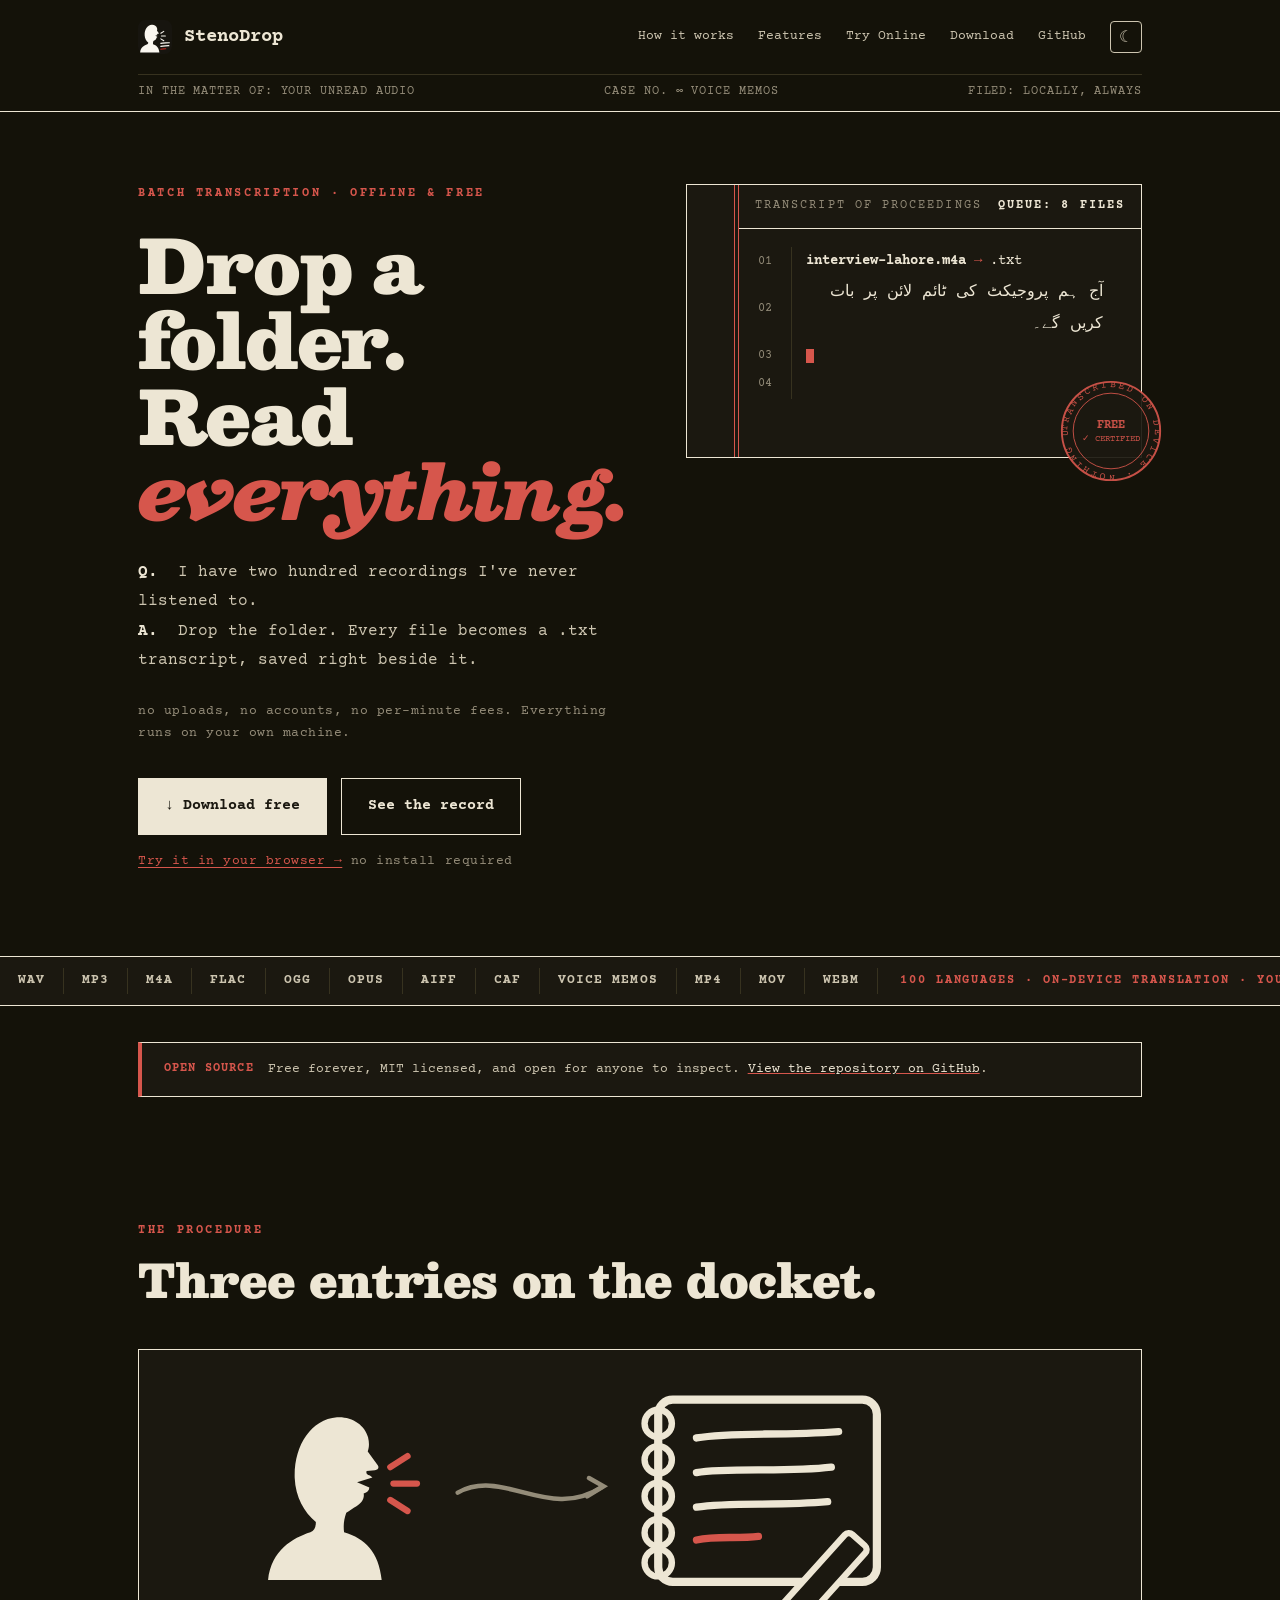
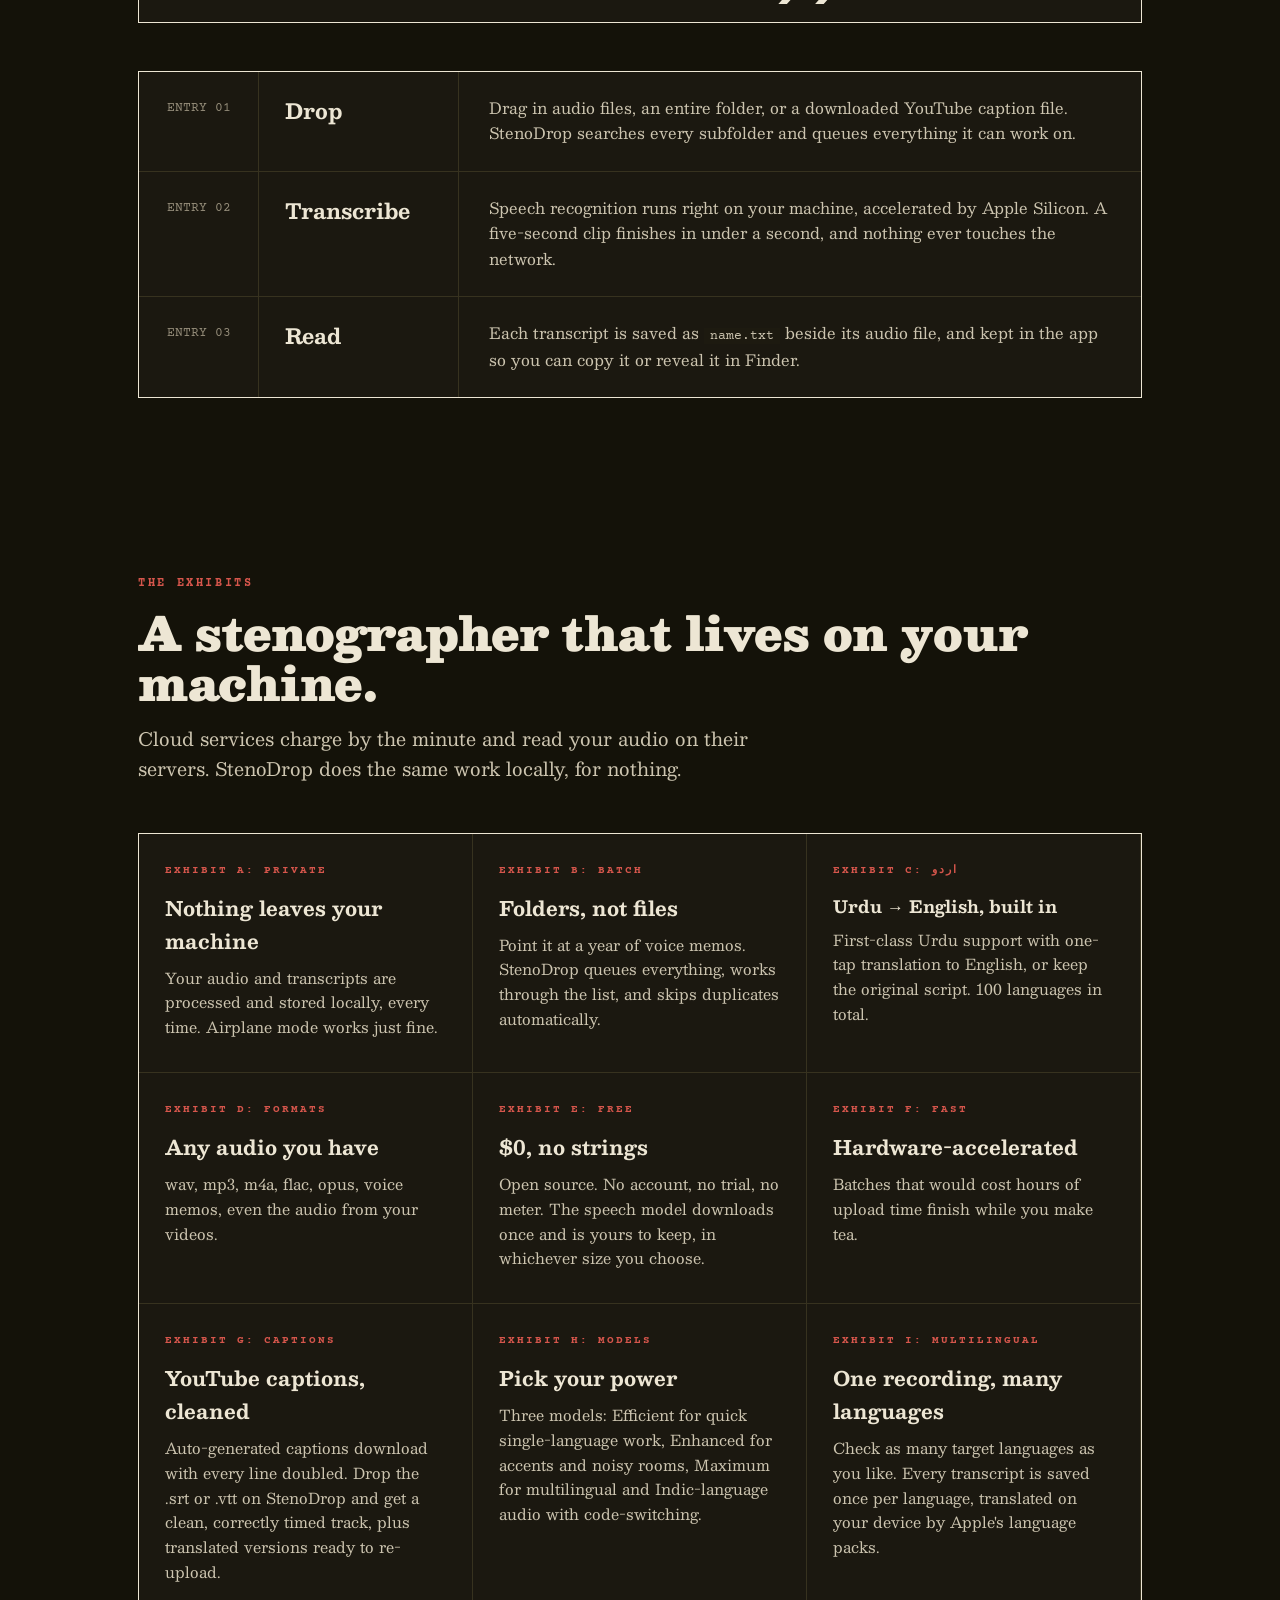
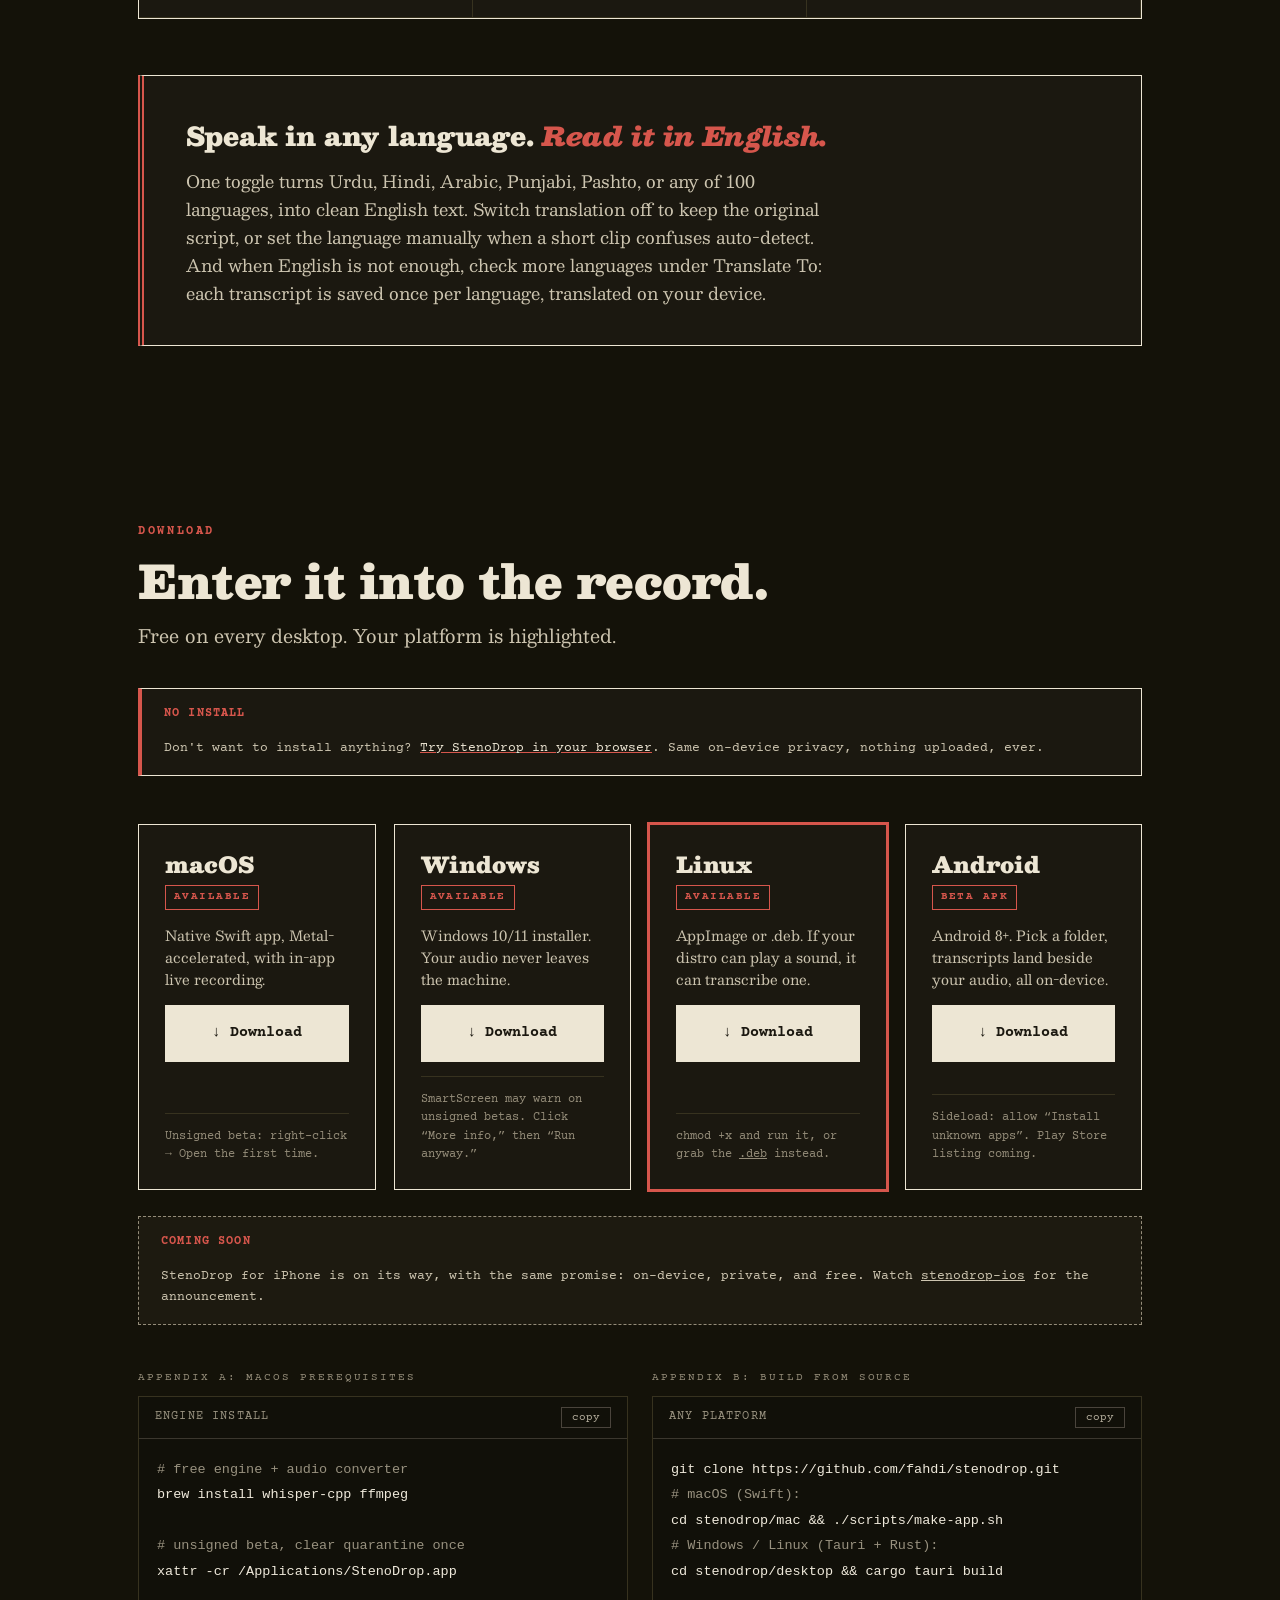
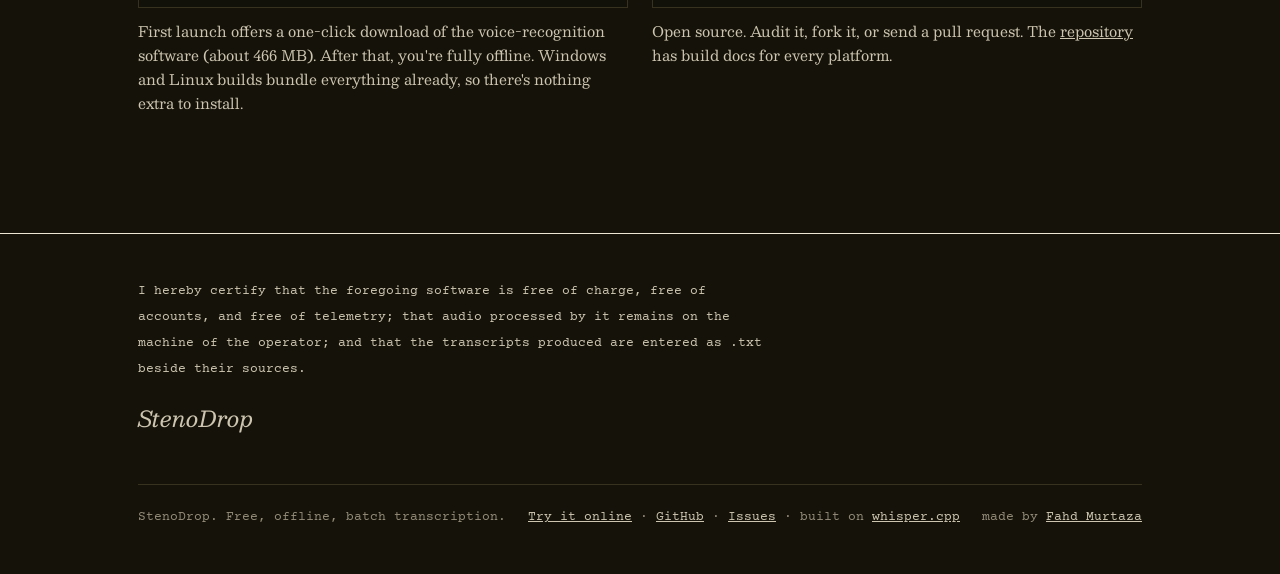
<file: docs/index.html>
<!DOCTYPE html>
<html lang="en">
<head>
<meta charset="UTF-8">
<meta name="viewport" content="width=device-width, initial-scale=1.0, maximum-scale=1.0, user-scalable=no">
<title>StenoDrop: Free Offline Audio Transcription for Mac, Windows, Linux and Android</title>
<meta name="description" content="Drop a folder of audio files on StenoDrop and get a .txt transcript next to every one. Clean and translate downloaded YouTube captions too. Free, offline, and private. Works in 100 languages, with instant Urdu to English translation. Available for Mac, Windows, Linux, and Android.">
<meta property="og:title" content="StenoDrop: drop a folder, read everything">
<meta property="og:description" content="Free offline batch audio transcription and YouTube caption cleanup. 100 languages, nothing leaves your device. Mac, Windows, Linux, and Android.">
<meta property="og:type" content="website">
<meta property="og:url" content="https://fahdi.github.io/stenodrop/">
<meta property="og:image" content="https://fahdi.github.io/stenodrop/og.png">
<meta property="og:image:width" content="1200">
<meta property="og:image:height" content="630">
<meta name="twitter:card" content="summary_large_image">
<meta name="twitter:title" content="StenoDrop: drop a folder, read everything">
<meta name="twitter:description" content="Free offline batch audio transcription. 100 languages, Urdu to English translation built in. Mac, Windows, Linux, and Android.">
<meta name="twitter:image" content="https://fahdi.github.io/stenodrop/og.png">
<link rel="icon" href="favicon.svg" type="image/svg+xml">
<script type="application/ld+json">
{
  "@context": "https://schema.org",
  "@type": "SoftwareApplication",
  "name": "StenoDrop",
  "operatingSystem": "macOS 14+, Windows 10+, Linux, Android 8+",
  "applicationCategory": "UtilitiesApplication",
  "offers": { "@type": "Offer", "price": "0", "priceCurrency": "USD" },
  "description": "Free offline batch audio transcription app. Drag and drop audio files or folders; transcripts are saved as .txt next to each file. Cleans and translates downloaded YouTube caption files. Runs entirely on-device, supports 100 languages including Urdu with translation to English.",
  "url": "https://fahdi.github.io/stenodrop/",
  "downloadUrl": "https://github.com/fahdi/stenodrop/releases/latest"
}
</script>
<meta name="theme-color" content="#FAF7F0">
<script>
// Theme before first paint: manual choice wins, else day/night by local clock.
(function(){
  var saved=null;try{saved=localStorage.getItem('sd-theme')}catch(e){}
  var h=new Date().getHours();
  var auto=(h>=7&&h<19)?'light':'dark';
  document.documentElement.dataset.theme=saved||auto;
})();
</script>
<link rel="preconnect" href="https://fonts.googleapis.com">
<link rel="preconnect" href="https://fonts.gstatic.com" crossorigin>
<link href="https://fonts.googleapis.com/css2?family=Besley:ital,wght@0,400;0,700;0,900;1,400;1,900&family=Courier+Prime:ital,wght@0,400;0,700;1,400&display=swap" rel="stylesheet">
<style>
:root{
  --paper:#FAF7F0;
  --paper-2:#F3EEE2;
  --sheet:#FFFEFA;
  --ink:#17150F;
  --ink-2:#3B372E;
  --dim:#6E675C;
  --rule:#DCD5C8;
  --red:#B3261E;
  --red-2:#8C1B15;
  --mono:'Courier Prime',ui-monospace,monospace;
  --slab:'Besley',Georgia,serif;
}
/* chambers at night */
:root[data-theme="dark"]{
  --paper:#141209;
  --paper-2:#1D1A10;
  --sheet:#1B1810;
  --ink:#EDE6D4;
  --ink-2:#CDC5B0;
  --dim:#948C79;
  --rule:#37321F;
  --red:#D6564C;
  --red-2:#E4756C;
}
*{margin:0;padding:0;box-sizing:border-box}
html{scroll-behavior:smooth;overflow-x:hidden;touch-action:pan-x pan-y}
body{background:var(--paper);color:var(--ink);font-family:var(--slab);font-size:17px;line-height:1.65;overflow-x:clip;touch-action:pan-x pan-y;overflow-wrap:break-word}
a{color:inherit}
::selection{background:var(--red);color:var(--sheet)}
.wrap{max-width:1060px;margin:0 auto;padding:0 28px}

/* ---------- header ---------- */
header{border-bottom:1px solid var(--ink)}
.head-in{display:flex;align-items:center;justify-content:space-between;padding-top:20px;padding-bottom:20px}
.brand{display:flex;align-items:center;gap:12px;font-family:var(--mono);font-weight:700;font-size:19px;text-decoration:none}
.brand svg{width:34px;height:34px}
.nav{display:flex;align-items:center;gap:24px;font-family:var(--mono);font-size:13px;flex-wrap:wrap}
.nav a{text-decoration:none;color:var(--ink-2);padding:6px 0;min-height:32px;display:inline-flex;align-items:center}
.nav a:hover{color:var(--red);text-decoration:underline;text-underline-offset:4px}
.theme-btn{
  cursor:pointer;background:none;border:1px solid var(--ink-2);color:var(--ink-2);
  font-size:16px;line-height:1;
  width:32px;height:32px;padding:0;display:inline-flex;align-items:center;justify-content:center;
  border-radius:4px;flex:none;
}
.theme-btn:hover{border-color:var(--red);color:var(--red)}
@media(max-width:720px){
  .head-in{flex-direction:column;align-items:flex-start;gap:12px}
  .nav{gap:14px 18px;font-size:12.5px;row-gap:10px}
}
.case-line{
  border-top:1px solid var(--rule);font-family:var(--mono);font-size:11.5px;color:var(--dim);
  letter-spacing:.08em;padding:8px 0 9px;display:flex;justify-content:space-between;gap:12px;flex-wrap:wrap;
}

/* ---------- pleading paper base ---------- */
.pleading{position:relative;background:var(--sheet);border:1px solid var(--ink);}
.pleading .gutter{
  position:absolute;top:0;bottom:0;left:0;width:52px;
  border-right:1px solid var(--red);
  font-family:var(--mono);font-size:11px;color:var(--dim);
  display:flex;flex-direction:column;justify-content:space-between;
  padding:18px 0;text-align:center;user-select:none;
}
.pleading .gutter::after{
  content:"";position:absolute;top:0;bottom:0;right:3px;width:1px;background:var(--red);
}
.pleading .sheet{padding:34px 40px 40px 84px}
@media(max-width:660px){.pleading .gutter{width:34px}.pleading .sheet{padding:26px 22px 30px 56px}}

/* ---------- hero ---------- */
.hero{padding-top:72px;padding-bottom:84px}
.hero-grid{display:grid;grid-template-columns:1.05fr .95fr;gap:44px;align-items:start}
.hero-grid>*{min-width:0}
@media(max-width:900px){.hero-grid{grid-template-columns:1fr}}
.kicker{font-family:var(--mono);font-size:12px;letter-spacing:.22em;text-transform:uppercase;color:var(--red);font-weight:700;margin-bottom:22px}
h1{font-weight:900;font-size:clamp(44px,6.4vw,74px);line-height:1.02;letter-spacing:-.015em;overflow-wrap:break-word}
h1 em{font-style:italic;color:var(--red)}
.qa{font-family:var(--mono);font-size:15.5px;margin-top:30px;color:var(--ink-2);line-height:1.9}
.qa b{font-weight:700;color:var(--ink)}
.meta-line{font-family:var(--mono);font-size:13px;color:var(--dim);margin:26px 0 34px;letter-spacing:.04em}
.cta-row{display:flex;flex-wrap:wrap;gap:14px;align-items:center}
.btn{
  font-family:var(--mono);font-weight:700;font-size:15px;text-decoration:none;
  padding:15px 26px;border:1.5px solid var(--ink);display:inline-flex;align-items:center;gap:10px;
  transition:background .15s ease,color .15s ease;
}
.btn-primary{background:var(--ink);color:var(--sheet)}
.btn-primary:hover{background:var(--red);border-color:var(--red)}
.btn-ghost{background:transparent}
.btn-ghost:hover{background:var(--paper-2)}

/* transcript exhibit card */
.exhibit{position:relative}
.exhibit-title{
  font-family:var(--mono);font-size:11.5px;letter-spacing:.18em;text-transform:uppercase;color:var(--dim);
  border-bottom:1px solid var(--ink);padding:12px 16px;display:flex;justify-content:space-between;gap:10px;
}
.exhibit-title b{color:var(--ink)}
.t-lines{font-family:var(--mono);font-size:14px;line-height:2.05;padding:18px 20px 58px 0;counter-reset:tl}
.t-line{display:flex;gap:14px}
.t-line::before{
  counter-increment:tl;content:counter(tl,decimal-leading-zero);
  min-width:52px;text-align:center;color:var(--dim);font-size:11.5px;
  border-right:1px solid var(--rule);align-self:stretch;display:flex;align-items:center;justify-content:center;
}
.t-body{padding-right:18px;min-height:2.05em;flex:1}
.t-file b{font-weight:700}
.t-file .to{color:var(--red)}
.t-ur{direction:rtl;text-align:right;font-size:16px}
.t-dim{color:var(--dim)}
.caret{display:inline-block;width:8px;height:1.05em;background:var(--red);vertical-align:text-bottom;animation:blink 1s steps(1) infinite}
@keyframes blink{50%{opacity:0}}
/* certification seal */
.seal{position:absolute;right:-22px;bottom:-26px;width:104px;height:104px;color:var(--red);opacity:.92}
.seal svg{width:100%;height:100%}
@media(max-width:900px){.seal{right:-8px}}

/* ---------- format index ribbon ---------- */
.formats{border-top:1px solid var(--ink);border-bottom:1px solid var(--ink);background:var(--sheet);overflow:hidden;padding:11px 0}
.f-track{display:flex;align-items:center;width:max-content;animation:crawl 80s linear infinite}
.formats:hover .f-track{animation-play-state:paused}
.f-set{display:flex;align-items:center}
.f-item{font-family:var(--mono);font-size:13px;font-weight:700;letter-spacing:.08em;color:var(--ink-2);padding:2px 18px;border-right:1px solid var(--rule);white-space:nowrap}
.f-note{font-family:var(--mono);font-size:12px;letter-spacing:.16em;text-transform:uppercase;color:var(--red);padding:0 22px;font-weight:700;white-space:nowrap}
@keyframes crawl{to{transform:translateX(-50%)}}

/* ---------- sections ---------- */
section{padding:88px 0}
.sec-label{font-family:var(--mono);font-size:12px;letter-spacing:.22em;text-transform:uppercase;color:var(--red);font-weight:700;margin-bottom:14px}
h2{font-weight:900;font-size:clamp(30px,4.2vw,46px);letter-spacing:-.01em;line-height:1.08;margin-bottom:16px}
.lede{color:var(--ink-2);max-width:56ch;font-size:18.5px}

/* illustrated story banner */
.story{margin:44px 0 6px;border:1px solid var(--ink);background:var(--sheet);padding:26px 30px 18px}
.story svg{display:block;width:100%;height:auto;max-width:820px;margin:0 auto}

/* docket steps */
.docket{margin-top:48px;border:1px solid var(--ink);background:var(--sheet)}
.d-row{display:grid;grid-template-columns:120px 200px 1fr;border-bottom:1px solid var(--rule)}
.d-row:last-child{border-bottom:none}
.d-no{font-family:var(--mono);font-size:13px;color:var(--dim);padding:26px 0;text-align:center;border-right:1px solid var(--rule);min-width:0}
.d-act{font-family:var(--slab);font-weight:700;font-size:21px;padding:22px 26px;border-right:1px solid var(--rule);min-width:0}
.d-desc{padding:24px 30px;color:var(--ink-2);font-size:15.5px;min-width:0}
.d-desc code{font-family:var(--mono);font-size:13px;background:var(--paper-2);padding:1px 6px}
@media(max-width:760px){.d-row{grid-template-columns:64px 1fr}.d-desc{grid-column:1/3;border-top:1px dashed var(--rule)}}

/* exhibits (features) */
.exhibits{display:grid;grid-template-columns:repeat(3,1fr);gap:0;margin-top:48px;border:1px solid var(--ink);background:var(--sheet)}
@media(max-width:880px){.exhibits{grid-template-columns:repeat(2,1fr)}}
@media(max-width:600px){.exhibits{grid-template-columns:1fr}}
.ex{padding:28px 26px 32px;border-right:1px solid var(--rule);border-bottom:1px solid var(--rule);min-width:0}
.ex-tag{font-family:var(--mono);font-size:11px;letter-spacing:.18em;color:var(--red);font-weight:700;margin-bottom:12px;text-transform:uppercase}
.ex h3{font-size:20px;font-weight:700;margin-bottom:8px}
.ex p{font-size:15px;color:var(--ink-2)}
.ex .ur{font-size:17px}

/* languages statement */
.statement{margin-top:56px;border:1px solid var(--ink);border-left:6px double var(--red);background:var(--sheet);padding:38px 42px}
.statement h3{font-size:26px;font-weight:900;margin-bottom:10px}
.statement h3 em{font-style:italic;color:var(--red)}
.statement p{color:var(--ink-2);max-width:64ch}

/* ---------- download ---------- */
.dl-cards{display:grid;grid-template-columns:repeat(4,1fr);gap:18px;margin-top:48px}
@media(max-width:1020px){.dl-cards{grid-template-columns:repeat(2,1fr)}}
@media(max-width:640px){.dl-cards{grid-template-columns:1fr}}
.dl{border:1.5px solid var(--ink);background:var(--sheet);padding:26px 26px 24px;display:flex;flex-direction:column;gap:14px;min-height:100%;min-width:0}
.dl.detected{outline:3px solid var(--red);outline-offset:-1.5px}
.dl-os{display:flex;flex-direction:column;align-items:flex-start;gap:8px;min-height:60px}
.dl-os h3{font-size:22px;font-weight:900;line-height:1.15}
.dl-badge{font-family:var(--mono);font-size:10.5px;letter-spacing:.14em;text-transform:uppercase;border:1px solid var(--dim);color:var(--dim);padding:3px 8px;white-space:nowrap}
.dl-badge.live{border-color:var(--red);color:var(--red);font-weight:700}
.dl p{font-size:14px;line-height:1.55;color:var(--ink-2);height:66px;overflow:hidden}
.dl .btn{justify-content:center;white-space:nowrap}
.dl-note{font-family:var(--mono);font-size:11.5px;line-height:1.6;color:var(--dim);margin-top:auto;padding-top:14px;border-top:1px solid var(--rule)}
.dl-soon{margin-top:26px;border:1px dashed var(--dim);padding:16px 22px;display:flex;gap:14px;align-items:center;flex-wrap:wrap;font-family:var(--mono);font-size:13px;color:var(--ink-2);background:var(--paper-2)}
.dl-soon b{color:var(--red);letter-spacing:.1em;text-transform:uppercase;font-size:11.5px}

.gh-banner{
  display:flex;gap:14px;align-items:center;flex-wrap:wrap;
  border:1px solid var(--ink);border-left:4px solid var(--red);
  padding:16px 22px;margin:36px 0;background:var(--sheet);
  font-family:var(--mono);font-size:13px;color:var(--ink-2);text-decoration:none;
  transition:background .15s ease;
}
.gh-banner:hover{background:var(--paper-2)}
.gh-banner b{color:var(--red);letter-spacing:.1em;text-transform:uppercase;font-size:11.5px}
.gh-banner u{color:var(--ink);text-decoration-color:var(--red)}

/* appendix terminals */
.install-grid{display:grid;grid-template-columns:1fr 1fr;gap:24px;margin-top:44px}
.install-grid>div{min-width:0}
@media(max-width:820px){.install-grid{grid-template-columns:1fr}}
.appendix-label{font-family:var(--mono);font-size:11px;letter-spacing:.18em;text-transform:uppercase;color:var(--dim);margin-bottom:8px}
.term{background:#111009;font-family:var(--mono);font-size:13.5px;color:#EFE9DB;border:1px solid #111009}
:root[data-theme="dark"] .term{border-color:var(--rule)}
.term-head{border-bottom:1px solid #3B372E;padding:10px 16px;font-size:11.5px;color:#98917F;display:flex;justify-content:space-between;align-items:center;letter-spacing:.1em;text-transform:uppercase}
.term-copy{cursor:pointer;background:none;border:1px solid #4A443C;color:#B5AE9D;font-family:var(--mono);font-size:11px;padding:3px 10px}
.term-copy:hover{color:var(--sheet);border-color:var(--sheet)}
.term pre{padding:18px 18px 22px;line-height:1.9;overflow-x:auto}
.term .c{color:#98917F}
.term .r{color:#E0A73F}
.install-note{font-size:14.5px;color:var(--ink-2);margin-top:12px}
.install-note code{font-family:var(--mono);font-size:13px;background:var(--paper-2);padding:1px 6px}

/* footer certification */
footer{border-top:1px solid var(--ink);margin-top:30px}
.cert{padding:44px 0 18px;max-width:640px}
.cert p{font-family:var(--mono);font-size:13px;color:var(--ink-2);line-height:2}
.cert .sig{font-family:var(--slab);font-style:italic;font-size:22px;margin-top:14px}
.foot{display:flex;flex-wrap:wrap;justify-content:space-between;gap:16px;font-family:var(--mono);font-size:12.5px;color:var(--dim);padding:22px 0 46px;border-top:1px solid var(--rule);margin-top:26px}
.foot a{color:var(--ink-2)}
.foot a:hover{color:var(--red)}

/* ---------- mobile polish ---------- */
@media(max-width:660px){
  .hero{padding-top:48px;padding-bottom:60px}
  section{padding:60px 0}
  .statement{padding:26px 22px;border-left-width:4px}
  .seal{width:86px;height:86px;right:0;bottom:-18px}
  .case-line span:nth-child(2){display:none}
  .d-act{font-size:18px;padding:18px 18px}
  .d-desc{padding:18px 20px}
  .qa{font-size:14.5px}
  .cert{padding-top:34px}
}
@media(max-width:520px){
  .cta-row{flex-direction:column;align-items:stretch}
  .btn{justify-content:center}
  .exhibit-title{flex-direction:column;gap:2px}
  .seal{width:72px;height:72px;bottom:-14px}
}

/* reveals */
.rv{opacity:0;transform:translateY(16px);transition:opacity .55s ease,transform .55s ease}
.rv.in{opacity:1;transform:none}
@media(prefers-reduced-motion:reduce){
  .rv{opacity:1;transform:none;transition:none}
  .f-track{animation:none;width:auto;flex-wrap:wrap}
  .f-set:nth-child(2){display:none}
  .caret{animation:none}
}
</style>
</head>
<body>

<header>
  <div class="wrap head-in">
    <a class="brand" href="#">
      <svg viewBox="0 0 128 128" aria-hidden="true"><rect width="128" height="128" rx="28" fill="#17150F"/><path fill="#FAF7F0" d="M8 122 C10 103 24 95 35 91.5 C37.5 90.6 38.5 88.5 38.5 85 C31 79 25.5 69 25 57 C24.3 37 35 19.5 52 18.2 C61.5 17.6 69.8 23.2 71.8 31 C72.7 34.6 72.5 37.6 71.6 40 L78 48.8 C79 50.4 78.2 51.8 76.2 52 L70.9 52.5 C70.4 54 71 54.8 73 55.4 L74.6 56.6 L64.8 59.6 L72.6 63 C72.6 64.9 71.3 66.2 69 66.8 C69.6 69.8 68 72.9 64.4 74.9 C62.2 76.1 60 77.8 57.9 79.1 C56.3 83.6 56 87.6 56.5 91.5 C70 95.5 78.6 104 80.5 122 Z"/><g stroke="#FAF7F0" stroke-width="4" stroke-linecap="round" fill="none"><path d="M86 50 L97 43"/><path d="M88 60.5 L103 60.5"/><path d="M86 71 L97 78"/></g><g stroke-linecap="round" fill="none"><path d="M86 88 C94 85.8 104 86.6 118 85.6" stroke="#FAF7F0" stroke-width="4.6"/><path d="M86 99 C96 96.8 106 98 116 96.8" stroke="#FAF7F0" stroke-width="4.6"/><path d="M86 110 C92 108.2 98 109.2 104 108.2" stroke="#B3261E" stroke-width="4.6"/></g></svg>
      StenoDrop
    </a>
    <nav class="nav">
      <a href="#how">How it works</a>
      <a href="#features">Features</a>
      <a class="nav-key" href="app/index.html">Try Online</a>
      <a class="nav-key" href="#download">Download</a>
      <a class="nav-key" href="https://github.com/fahdi/stenodrop">GitHub</a>
      <button class="theme-btn" id="theme-btn" aria-live="polite"></button>
    </nav>
  </div>
  <div class="wrap"><div class="case-line">
    <span>IN THE MATTER OF: YOUR UNREAD AUDIO</span>
    <span>CASE NO. ∞ VOICE MEMOS</span>
    <span>FILED: LOCALLY, ALWAYS</span>
  </div></div>
</header>

<div class="wrap hero">
  <div class="hero-grid">
    <div>
      <div class="kicker rv in">Batch transcription · offline &amp; free</div>
      <h1 class="rv in">Drop a folder.<br>Read <em>everything.</em></h1>
      <div class="qa rv in">
        <p><b>Q.</b>&nbsp; I have two hundred recordings I've never listened to.</p>
        <p><b>A.</b>&nbsp; Drop the folder. Every file becomes a .txt transcript, saved right beside it.</p>
      </div>
      <p class="meta-line rv in">no uploads, no accounts, no per-minute fees. Everything runs on your own machine.</p>
      <div class="cta-row rv in">
        <a class="btn btn-primary" href="#download">↓ Download free</a>
        <a class="btn btn-ghost" href="#how">See the record</a>
      </div>
      <p class="meta-line rv in" style="margin:16px 0 0"><a href="app/index.html" style="color:var(--red);text-decoration:underline;text-underline-offset:3px">Try it in your browser →</a> no install required</p>
    </div>
    <div class="pleading exhibit rv in">
      <div class="gutter" aria-hidden="true"></div>
      <div style="padding-left:52px">
        <div class="exhibit-title"><span>Transcript of proceedings</span><b>QUEUE: 8 FILES</b></div>
        <div class="t-lines">
          <div class="t-line"><div class="t-body t-file"><b>interview-lahore.m4a</b> <span class="to">→</span> .txt</div></div>
          <div class="t-line"><div class="t-body t-ur" id="line-ur"></div></div>
          <div class="t-line"><div class="t-body" id="line-en"></div></div>
          <div class="t-line"><div class="t-body t-dim" id="line-stat"></div></div>
        </div>
      </div>
      <div class="seal" aria-hidden="true">
        <svg viewBox="0 0 110 110">
          <circle cx="55" cy="55" r="52" fill="var(--sheet)" stroke="currentColor" stroke-width="2"/>
          <circle cx="55" cy="55" r="40" fill="none" stroke="currentColor" stroke-width="1"/>
          <path id="sealArc" d="M55,55 m-46,0 a46,46 0 1,1 92,0 a46,46 0 1,1 -92,0" fill="none"/>
          <text font-family="Courier Prime,monospace" font-size="10.5" letter-spacing="2.5" fill="currentColor">
            <textPath href="#sealArc">TRANSCRIBED ON DEVICE · NOTHING UPLOADED ·</textPath>
          </text>
          <text x="55" y="52" text-anchor="middle" font-family="Courier Prime,monospace" font-weight="700" font-size="13" fill="currentColor">FREE</text>
          <text x="55" y="66" text-anchor="middle" font-family="Courier Prime,monospace" font-size="9" fill="currentColor">✓ CERTIFIED</text>
        </svg>
      </div>
    </div>
  </div>
</div>

<div class="formats" aria-label="Supported formats: wav, mp3, m4a, flac, ogg, opus, aiff, caf, voice memos, mp4, mov, webm">
  <div class="f-track">
    <div class="f-set">
      <span class="f-item">WAV</span><span class="f-item">MP3</span><span class="f-item">M4A</span><span class="f-item">FLAC</span><span class="f-item">OGG</span><span class="f-item">OPUS</span><span class="f-item">AIFF</span><span class="f-item">CAF</span><span class="f-item">VOICE MEMOS</span><span class="f-item">MP4</span><span class="f-item">MOV</span><span class="f-item">WEBM</span>
      <span class="f-note">100 languages · on-device translation · YouTube caption cleanup · runs locally</span>
    </div>
    <div class="f-set" aria-hidden="true">
      <span class="f-item">WAV</span><span class="f-item">MP3</span><span class="f-item">M4A</span><span class="f-item">FLAC</span><span class="f-item">OGG</span><span class="f-item">OPUS</span><span class="f-item">AIFF</span><span class="f-item">CAF</span><span class="f-item">VOICE MEMOS</span><span class="f-item">MP4</span><span class="f-item">MOV</span><span class="f-item">WEBM</span>
      <span class="f-note">100 languages · on-device translation · YouTube caption cleanup · runs locally</span>
    </div>
  </div>
</div>

<div class="wrap">
  <a class="gh-banner rv" href="https://github.com/fahdi/stenodrop" target="_blank" rel="noopener">
    <b>Open source</b>
    <span>Free forever, MIT licensed, and open for anyone to inspect. <u>View the repository on GitHub</u>.</span>
  </a>
</div>

<div class="wrap">
<section id="how">
  <div class="sec-label rv">The procedure</div>
  <h2 class="rv">Three entries on the docket.</h2>
  <figure class="story rv" role="img" aria-label="A person speaks; StenoDrop writes it into a notepad as text.">
    <svg viewBox="0 0 900 250" xmlns="http://www.w3.org/2000/svg">
      <!-- speaking profile (brand mark) -->
      <g transform="translate(28,14) scale(1.72)">
        <path fill="var(--ink)" d="M8 122 C10 103 24 95 35 91.5 C37.5 90.6 38.5 88.5 38.5 85 C31 79 25.5 69 25 57 C24.3 37 35 19.5 52 18.2 C61.5 17.6 69.8 23.2 71.8 31 C72.7 34.6 72.5 37.6 71.6 40 L78 48.8 C79 50.4 78.2 51.8 76.2 52 L70.9 52.5 C70.4 54 71 54.8 73 55.4 L74.6 56.6 L64.8 59.6 L72.6 63 C72.6 64.9 71.3 66.2 69 66.8 C69.6 69.8 68 72.9 64.4 74.9 C62.2 76.1 60 77.8 57.9 79.1 C56.3 83.6 56 87.6 56.5 91.5 C70 95.5 78.6 104 80.5 122 Z"/>
        <g stroke="var(--red)" stroke-width="4" stroke-linecap="round" fill="none">
          <path d="M86 50 L97 43"/>
          <path d="M88 60.5 L103 60.5"/>
          <path d="M86 71 L97 78"/>
        </g>
      </g>

      <!-- hand-drawn arrow -->
      <g stroke="var(--dim)" stroke-width="5" stroke-linecap="round" fill="none">
        <path d="M250 128 C300 100 350 160 408 122"/>
        <path d="M394 112 L410 121 L392 132"/>
      </g>

      <!-- spiral notepad with scribble lines -->
      <g stroke="var(--ink)" stroke-linecap="round" fill="none">
        <rect x="470" y="26" width="240" height="200" rx="16" stroke-width="9"/>
        <g stroke-width="7">
          <circle cx="470" cy="52" r="15"/>
          <circle cx="470" cy="92" r="15"/>
          <circle cx="470" cy="132" r="15"/>
          <circle cx="470" cy="172" r="15"/>
          <circle cx="470" cy="205" r="15"/>
        </g>
        <g stroke-width="8">
          <path d="M512 68 C550 61 600 66 668 61"/>
          <path d="M512 106 C545 100 610 106 660 100"/>
          <path d="M512 144 C550 138 600 143 656 138"/>
        </g>
        <path d="M512 180 C535 175 555 179 580 176" stroke="var(--red)" stroke-width="8"/>
      </g>

      <!-- pencil, mid-write on the red line -->
      <g transform="rotate(-48 640 240)">
        <rect x="600" y="222" width="118" height="30" rx="6" fill="var(--sheet)" stroke="var(--ink)" stroke-width="7"/>
        <path d="M600 226 L566 237 L600 248 Z" fill="var(--sheet)" stroke="var(--ink)" stroke-width="7" stroke-linejoin="round"/>
        <path d="M574 234.5 L566 237 L568.5 245 Z" fill="var(--red)" stroke="var(--red)" stroke-width="3" stroke-linejoin="round"/>
      </g>
    </svg>
  </figure>
  <div class="docket rv">
    <div class="d-row">
      <div class="d-no">ENTRY 01</div>
      <div class="d-act">Drop</div>
      <div class="d-desc">Drag in audio files, an entire folder, or a downloaded YouTube caption file. StenoDrop searches every subfolder and queues everything it can work on.</div>
    </div>
    <div class="d-row">
      <div class="d-no">ENTRY 02</div>
      <div class="d-act">Transcribe</div>
      <div class="d-desc">Speech recognition runs right on your machine, accelerated by Apple Silicon. A five-second clip finishes in under a second, and nothing ever touches the network.</div>
    </div>
    <div class="d-row">
      <div class="d-no">ENTRY 03</div>
      <div class="d-act">Read</div>
      <div class="d-desc">Each transcript is saved as <code>name.txt</code> beside its audio file, and kept in the app so you can copy it or reveal it in Finder.</div>
    </div>
  </div>
</section>

<section id="features">
  <div class="sec-label rv">The exhibits</div>
  <h2 class="rv">A stenographer that lives on your machine.</h2>
  <p class="lede rv">Cloud services charge by the minute and read your audio on their servers. StenoDrop does the same work locally, for nothing.</p>
  <div class="exhibits rv">
    <div class="ex"><div class="ex-tag">Exhibit A: Private</div><h3>Nothing leaves your machine</h3><p>Your audio and transcripts are processed and stored locally, every time. Airplane mode works just fine.</p></div>
    <div class="ex"><div class="ex-tag">Exhibit B: Batch</div><h3>Folders, not files</h3><p>Point it at a year of voice memos. StenoDrop queues everything, works through the list, and skips duplicates automatically.</p></div>
    <div class="ex"><div class="ex-tag">Exhibit C: اردو</div><h3 class="ur">Urdu → English, built in</h3><p>First-class Urdu support with one-tap translation to English, or keep the original script. 100 languages in total.</p></div>
    <div class="ex"><div class="ex-tag">Exhibit D: Formats</div><h3>Any audio you have</h3><p>wav, mp3, m4a, flac, opus, voice memos, even the audio from your videos.</p></div>
    <div class="ex"><div class="ex-tag">Exhibit E: Free</div><h3>$0, no strings</h3><p>Open source. No account, no trial, no meter. The speech model downloads once and is yours to keep, in whichever size you choose.</p></div>
    <div class="ex"><div class="ex-tag">Exhibit F: Fast</div><h3>Hardware-accelerated</h3><p>Batches that would cost hours of upload time finish while you make tea.</p></div>
    <div class="ex"><div class="ex-tag">Exhibit G: Captions</div><h3>YouTube captions, cleaned</h3><p>Auto-generated captions download with every line doubled. Drop the .srt or .vtt on StenoDrop and get a clean, correctly timed track, plus translated versions ready to re-upload.</p></div>
    <div class="ex"><div class="ex-tag">Exhibit H: Models</div><h3>Pick your power</h3><p>Three models: Efficient for quick single-language work, Enhanced for accents and noisy rooms, Maximum for multilingual and Indic-language audio with code-switching.</p></div>
    <div class="ex"><div class="ex-tag">Exhibit I: Multilingual</div><h3>One recording, many languages</h3><p>Check as many target languages as you like. Every transcript is saved once per language, translated on your device by Apple's language packs.</p></div>
  </div>

  <div class="statement rv">
    <h3>Speak in any language. <em>Read it in English.</em></h3>
    <p>One toggle turns Urdu, Hindi, Arabic, Punjabi, Pashto, or any of 100 languages, into clean English text. Switch translation off to keep the original script, or set the language manually when a short clip confuses auto-detect. And when English is not enough, check more languages under Translate To: each transcript is saved once per language, translated on your device.</p>
  </div>
</section>

<section id="download">
  <div class="sec-label rv">Download</div>
  <h2 class="rv">Enter it into the record.</h2>
  <p class="lede rv">Free on every desktop. Your platform is highlighted.</p>

  <a class="gh-banner rv" href="app/index.html">
    <b>No install</b>
    <span>Don't want to install anything? <u>Try StenoDrop in your browser</u>. Same on-device privacy, nothing uploaded, ever.</span>
  </a>

  <div class="dl-cards rv">
    <div class="dl" id="dl-mac">
      <div class="dl-os"><h3>macOS</h3><span class="dl-badge live">Available</span></div>
      <p>Native Swift app, Metal-accelerated, with in-app live recording.</p>
      <a class="btn btn-primary" id="mac-link" href="https://github.com/fahdi/stenodrop/releases/download/v0.2.0/StenoDrop-0.2.0-macos.zip">↓ Download</a>
      <span class="dl-note">Unsigned beta: right-click → Open the first time.</span>
    </div>
    <div class="dl" id="dl-win">
      <div class="dl-os"><h3>Windows</h3><span class="dl-badge live" id="win-badge">Available</span></div>
      <p>Windows 10/11 installer. Your audio never leaves the machine.</p>
      <a class="btn btn-primary" id="win-link" href="https://github.com/fahdi/stenodrop/releases/download/v0.2.0/StenoDrop_0.2.0_x64-setup.exe">↓ Download</a>
      <span class="dl-note">SmartScreen may warn on unsigned betas. Click “More info,” then “Run anyway.”</span>
    </div>
    <div class="dl" id="dl-linux">
      <div class="dl-os"><h3>Linux</h3><span class="dl-badge live" id="linux-badge">Available</span></div>
      <p>AppImage or .deb. If your distro can play a sound, it can transcribe one.</p>
      <a class="btn btn-primary" id="linux-link" href="https://github.com/fahdi/stenodrop/releases/download/v0.2.0/StenoDrop_0.2.0_amd64.AppImage">↓ Download</a>
      <span class="dl-note">chmod +x and run it, or grab the <a href="https://github.com/fahdi/stenodrop/releases/download/v0.2.0/StenoDrop_0.2.0_amd64.deb">.deb</a> instead.</span>
    </div>
    <div class="dl" id="dl-android">
      <div class="dl-os"><h3>Android</h3><span class="dl-badge live">Beta APK</span></div>
      <p>Android 8+. Pick a folder, transcripts land beside your audio, all on-device.</p>
      <a class="btn btn-primary" id="android-link" href="https://github.com/fahdi/stenodrop-android/releases/download/v0.1.4/StenoDrop-0.1.4-android.apk">↓ Download</a>
      <span class="dl-note">Sideload: allow “Install unknown apps”. Play Store listing coming.</span>
    </div>
  </div>
  <div class="dl-soon rv"><b>Coming soon</b><span>StenoDrop for iPhone is on its way, with the same promise: on-device, private, and free. Watch <a href="https://github.com/fahdi/stenodrop-ios">stenodrop-ios</a> for the announcement.</span></div>

  <div class="install-grid rv">
    <div>
      <div class="appendix-label">Appendix A: macOS prerequisites</div>
      <div class="term">
        <div class="term-head"><span>engine install</span><button class="term-copy" data-copy="brew install whisper-cpp ffmpeg">copy</button></div>
        <pre><span class="c"># free engine + audio converter</span>
brew install whisper-cpp ffmpeg

<span class="c"># unsigned beta, clear quarantine once</span>
xattr -cr /Applications/StenoDrop.app</pre>
      </div>
      <p class="install-note">First launch offers a one-click download of the voice-recognition software (about 466&nbsp;MB). After that, you're fully offline. Windows and Linux builds bundle everything already, so there's nothing extra to install.</p>
    </div>
    <div>
      <div class="appendix-label">Appendix B: build from source</div>
      <div class="term">
        <div class="term-head"><span>any platform</span><button class="term-copy" data-copy="git clone https://github.com/fahdi/stenodrop.git && cd stenodrop/mac && ./scripts/make-app.sh">copy</button></div>
        <pre>git clone https://github.com/fahdi/stenodrop.git
<span class="c"># macOS (Swift):</span>
cd stenodrop/mac &amp;&amp; ./scripts/make-app.sh
<span class="c"># Windows / Linux (Tauri + Rust):</span>
cd stenodrop/desktop &amp;&amp; cargo tauri build</pre>
      </div>
      <p class="install-note">Open source. Audit it, fork it, or send a pull request. The <a href="https://github.com/fahdi/stenodrop">repository</a> has build docs for every platform.</p>
    </div>
  </div>
</section>
</div>

<footer>
  <div class="wrap">
    <div class="cert rv">
      <p>I hereby certify that the foregoing software is free of charge, free of accounts, and free of telemetry; that audio processed by it remains on the machine of the operator; and that the transcripts produced are entered as .txt beside their sources.</p>
      <p class="sig">StenoDrop</p>
    </div>
    <div class="foot">
      <span>StenoDrop. Free, offline, batch transcription.</span>
      <span><a href="app/index.html">Try it online</a> · <a href="https://github.com/fahdi/stenodrop">GitHub</a> · <a href="https://github.com/fahdi/stenodrop/issues">Issues</a> · built on <a href="https://github.com/ggerganov/whisper.cpp">whisper.cpp</a></span>
      <span>made by <a href="https://fahdmurtaza.com">Fahd Murtaza</a></span>
    </div>
  </div>
</footer>

<script>
// reveals
const io=new IntersectionObserver(es=>es.forEach(e=>{if(e.isIntersecting){e.target.classList.add('in');io.unobserve(e.target)}}),{threshold:.12});
document.querySelectorAll('.rv').forEach(el=>io.observe(el));

// copy buttons
document.querySelectorAll('.term-copy').forEach(b=>b.addEventListener('click',()=>{
  navigator.clipboard.writeText(b.dataset.copy).then(()=>{const t=b.textContent;b.textContent='copied ✓';setTimeout(()=>b.textContent=t,1400)});
}));

// transcript typewriter
const urText='آج ہم پروجیکٹ کی ٹائم لائن پر بات کریں گے۔';
const enText='↳ Today we will talk about the project timeline.';
const statText='8 files · queue done in 41s · saved beside sources';
const reduce=matchMedia('(prefers-reduced-motion: reduce)').matches;
function type(el,text,speed){return new Promise(res=>{
  if(reduce){el.textContent=text;return res()}
  let i=0;el.innerHTML='<span class="caret"></span>';
  const iv=setInterval(()=>{
    i++;el.innerHTML=text.slice(0,i)+'<span class="caret"></span>';
    if(i>=text.length){clearInterval(iv);el.textContent=text;res()}
  },speed)})}
async function loop(){
  const ur=document.getElementById('line-ur'),en=document.getElementById('line-en'),st=document.getElementById('line-stat');
  for(;;){
    ur.textContent='';en.textContent='';st.textContent='';
    await type(ur,urText,36);
    await new Promise(r=>setTimeout(r,400));
    await type(en,enText,24);
    await new Promise(r=>setTimeout(r,450));
    st.textContent=statText;
    if(reduce)break;
    await new Promise(r=>setTimeout(r,6500));
  }
}
loop();

// theme toggle: manual override persists; returning to the auto value clears it
const themeBtn=document.getElementById('theme-btn');
const autoTheme=()=>{const h=new Date().getHours();return(h>=7&&h<19)?'light':'dark'};
function paintTheme(){
  const t=document.documentElement.dataset.theme;
  themeBtn.textContent=t==='dark'?'☾':'☀';
  const label='Switch to '+(t==='dark'?'day':'night')+' theme';
  themeBtn.setAttribute('aria-label',label);
  themeBtn.setAttribute('title',label);
  document.querySelector('meta[name="theme-color"]').setAttribute('content',t==='dark'?'#141209':'#FAF7F0');
}
themeBtn.addEventListener('click',()=>{
  const next=document.documentElement.dataset.theme==='dark'?'light':'dark';
  document.documentElement.dataset.theme=next;
  try{next===autoTheme()?localStorage.removeItem('sd-theme'):localStorage.setItem('sd-theme',next)}catch(e){}
  paintTheme();
});
paintTheme();

// OS detect highlight
(function(){
  const ua=navigator.userAgent, p=navigator.platform||'';
  let id='dl-mac';
  if(/Android/i.test(ua))id='dl-android';
  else if(/Win/i.test(p)||/Windows/i.test(ua))id='dl-win';
  else if(/Linux/i.test(p))id='dl-linux';
  document.getElementById(id)?.classList.add('detected');
})();

// Keep download links pointed at each repo's actual latest release.
// href only, so button labels/badges never drift from the consistent
// "↓ Download" set in the markup above.
function wireLatestRelease(repo, linkId, pick){
  fetch(`https://api.github.com/repos/${repo}/releases/latest`)
    .then(r=>r.ok?r.json():null)
    .then(rel=>{
      const asset = rel && rel.assets && pick(rel.assets);
      if(asset) document.getElementById(linkId).href = asset.browser_download_url;
    }).catch(()=>{});
}
wireLatestRelease('fahdi/stenodrop', 'mac-link', a => a.find(x=>/\.zip$/i.test(x.name)));
wireLatestRelease('fahdi/stenodrop', 'win-link', a => a.find(x=>/\.(exe|msi)$/i.test(x.name)));
wireLatestRelease('fahdi/stenodrop', 'linux-link', a => a.find(x=>/\.AppImage$/i.test(x.name)));
wireLatestRelease('fahdi/stenodrop-android', 'android-link', a => a.find(x=>/\.apk$/i.test(x.name)));
</script>
</body>
</html>
</file>
